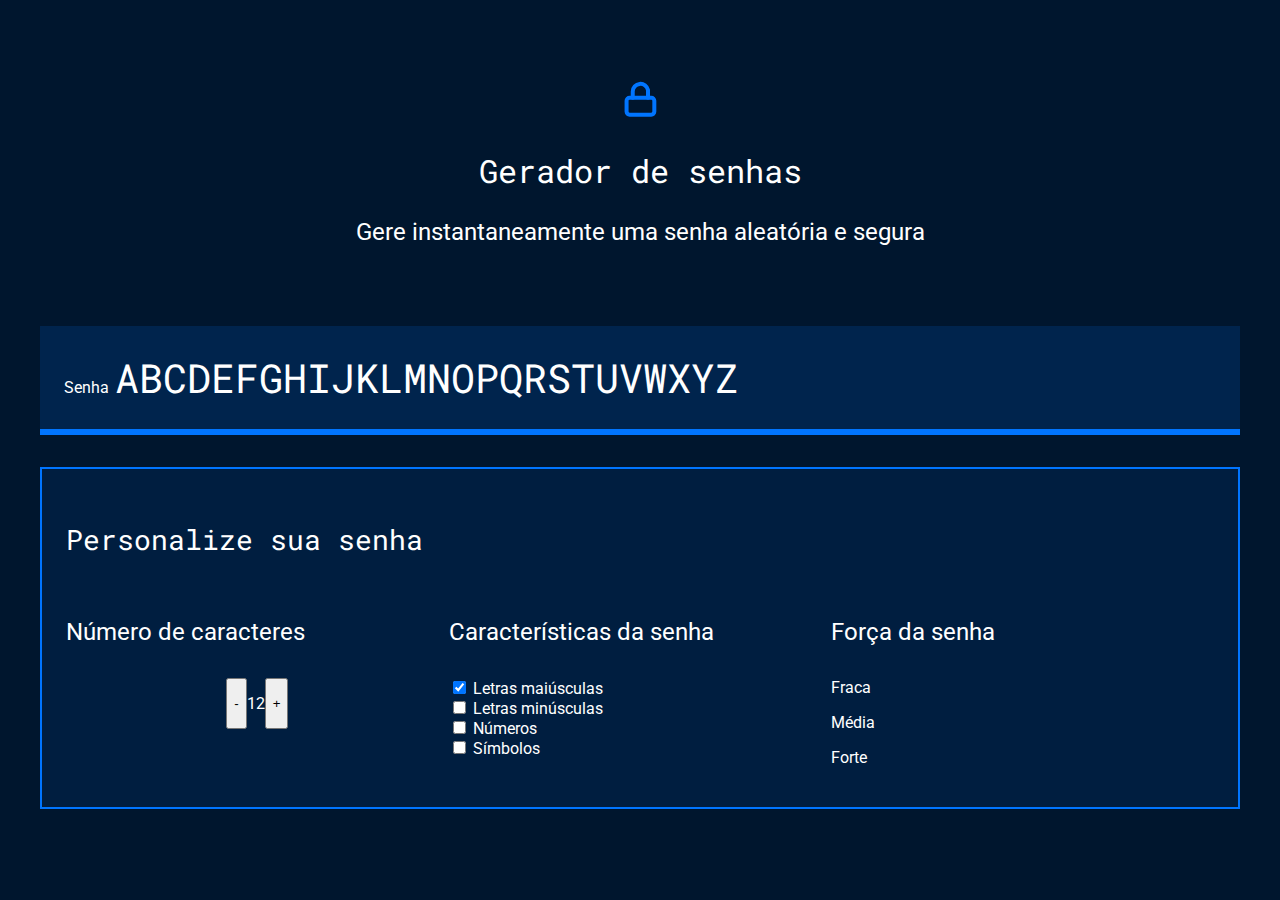
<file: index.html>
<!DOCTYPE html>
<html lang="pt-br">

<head>
    <meta charset="UTF-8">
    <meta name="viewport" content="width=device-width, initial-scale=1.0">
    <title>Gerador de senha</title>
    <link rel="stylesheet" href="style.css">
</head>

<body>
    <section class="conteudo">
        <div class="conteudo-titulo">
            <img src="unlock.svg" alt="cadeado fechado">
            <h2 class="titulo-principal">Gerador de senhas</h2>
            <h3 class="titulo-secundario">Gere instantaneamente uma senha aleatória e segura</h3>
        </div>
        <div class="conteudo-senha">
            <label for="senha">Senha</label>
            <input name="senha" type="text" id="campo-senha"  readonly> 
        </div>
        <div class="parametro">
            <h3 class="parametro-titulo">Personalize sua senha</h3>
            <div class="parametro-coluna__senha">
                <div class="parametro-senha">
                    <h4 class="parametro-senha__titulo">Número de caracteres</h4>
                    <div class="parametro-senha-botoes">
                        <button class="parametro-senha__botao">-</button>
                        <p class="parametro-senha__texto">12</p>
                        <button class="parametro-senha__botao">+</button>
                    </div>
                </div>
                <div class="parametro-senha">
                    <h4 class="parametro-senha__titulo">Características da senha</h4>
                     <div class="parametro-senha-checkbox">
                        <input name="maiusculo" type="checkbox" class="checkbox" checked>
                        <label for="maiusculo">Letras maiúsculas</label>
                    </div>
                    <div class="parametro-senha-checkbox">
                        <input name="minusculo" type="checkbox" class="checkbox">
                        <label for="minusculo">Letras minúsculas</label>
                    </div>
                    <div class="parametro-senha-checkbox">
                        <input name="numero" type="checkbox" class="checkbox">
                        <label for="numero">Números</label>
                    </div>
                    <div class="parametro-senha-checkbox">
                        <input name="simbolo" type="checkbox" class="checkbox">
                        <label for="simbolo">Símbolos</label>
                    </div>
                </div>
                <div class="parametro-senha">
                    <h4 class="parametro-senha__titulo">Força da senha</h4>
                    <div class="barra"></div>
                    <div class="forca fraca"></div>
                    <div class="parametro-senha-textos">
                        <p>Fraca</p>
                        <p>Média</p>
                        <p>Forte</p>
                </div>
                </div>
            </div>
        </div>
    </section>
    <script src="main.js"></script>
</body>

</html>
</file>
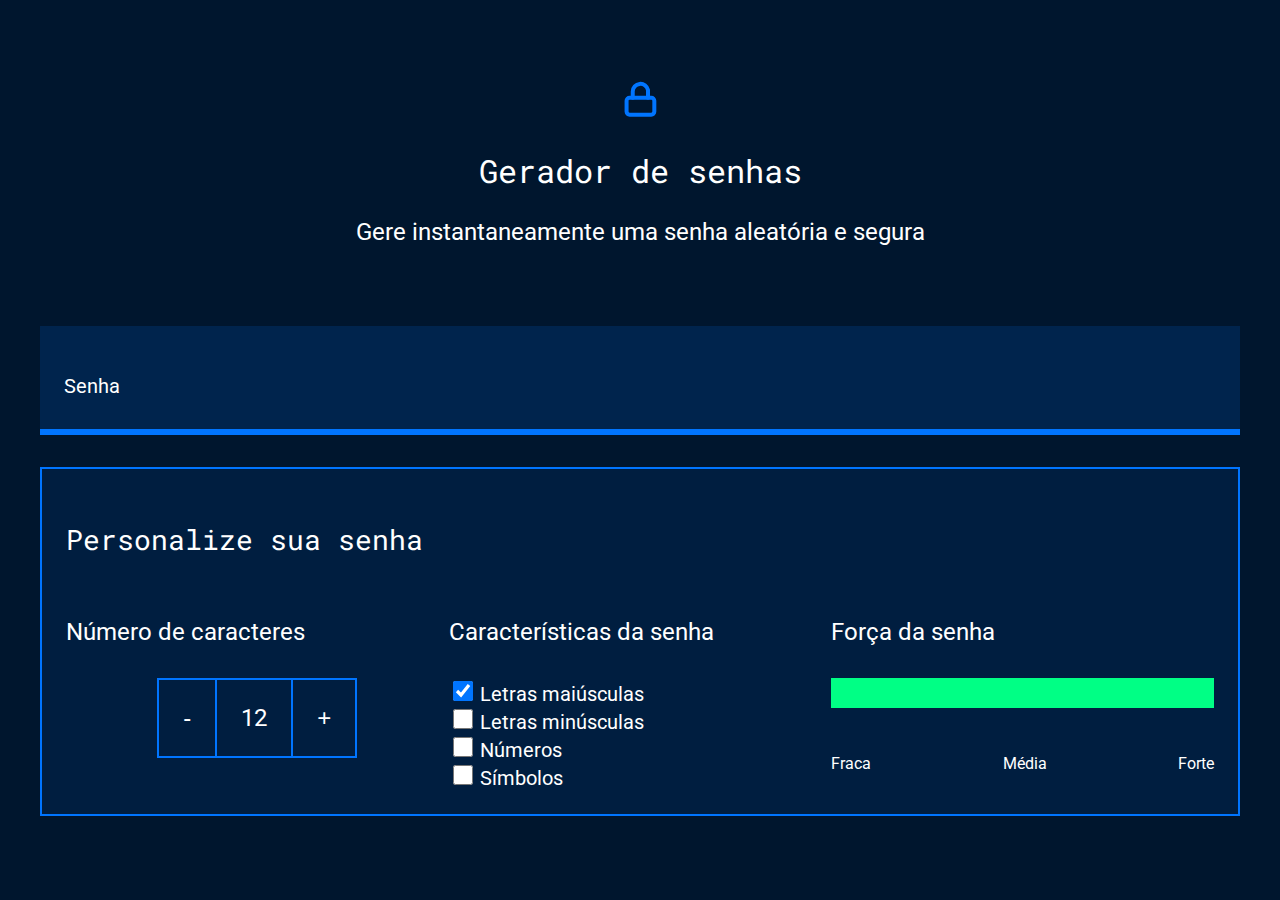
<file: js-senhas-seguras-seguras-main/index.html>
<!DOCTYPE html>
<html lang="pt-br">

<head>
    <meta charset="UTF-8">
    <meta name="viewport" content="width=device-width, initial-scale=1.0">
    <title>Gerador de senha</title>
    <link rel="stylesheet" href="style.css">
</head>

<body>
    <section class="conteudo">
        <div class="conteudo-titulo">
            <img src="unlock.svg" alt="cadeado fechado">
            <h2 class="titulo-principal">Gerador de senhas</h2>
            <h3 class="titulo-secundario">Gere instantaneamente uma senha aleatória e segura</h3>
        </div>
        <div class="conteudo-senha">
            <label for="senha">Senha</label>
            <input name="senha" type="text" id="campo-senha">
        </div>
        <div class="parametro">
            <h3 class="parametro-titulo">Personalize sua senha</h3>
            <div class="parametro-coluna__senha">
                <div class="parametro-senha">
                    <h4 class="parametro-senha__titulo">Número de caracteres</h4>
                    <div class="parametro-senha-botoes">
                        <button class="parametro-senha__botao">-</button>
                        <p class="parametro-senha__texto">12</p>
                        <button class="parametro-senha__botao">+</button>
                    </div>
                </div>
                <div class="parametro-senha">
                    <h4 class="parametro-senha__titulo">Características da senha</h4>
                     <div class="parametro-senha-checkbox">
                        <input name="maiusculo" type="checkbox" class="checkbox" checked>
                        <label for="maiusculo">Letras maiúsculas</label>
                    </div>
                    <div class="parametro-senha-checkbox">
                        <input name="minusculo" type="checkbox" class="checkbox">
                        <label for="minusculo">Letras minúsculas</label>
                    </div>
                    <div class="parametro-senha-checkbox">
                        <input name="numero" type="checkbox" class="checkbox">
                        <label for="numero">Números</label>
                    </div>
                    <div class="parametro-senha-checkbox">
                        <input name="simbolo" type="checkbox" class="checkbox">
                        <label for="simbolo">Símbolos</label>
                    </div>
                </div>
                <div class="parametro-senha">
                    <h4 class="parametro-senha__titulo">Força da senha</h4>
                        <div class="barra"></div>
                        <div class="forca forte"></div>
                        <div class="parametro-senha-textos">
                            <p>Fraca</p>
                            <p>Média</p>
                            <p>Forte</p>
                        </div>
                </div>
            </div>
        </div>
    </section>
</body>

</html>
</file>
<file: style.css>
@import url('https://fonts.googleapis.com/css2?family=Roboto&family=Roboto+Mono&display=swap');

:root {
    --branco: white;
    --cor-de-fundo: #00162E;
    --fundo-senha: #00244D;
    --fundo-texto: #001E40;
    --borda: #0075FF;
    --roboto: 'Roboto', sans-serif;
    --roboto-mono: 'Roboto Mono', monospace;
}

* {
    font-weight: 400;
}

body {
    color: var(--branco);
    background-color: var(--cor-de-fundo);
    font-family: var(--roboto);
}

.titulo-principal {
    font-family: var(--roboto-mono);
    font-size: 32px;
}

.titulo-secundario {
    font-size: 24px;
}

.conteudo-titulo {
    text-align: center;
    margin-top: 80px;
}

.conteudo-senha {
    margin-top: 80px;
    background: var(--fundo-senha);
    padding: 24px;
    border-bottom: 6px solid var(--borda);
}

#campo-senha {
    background-color: var(--fundo-senha);
    border: none;
    color: var(--branco);
    font-family: var(--roboto-mono);
    font-size: 40px;
    width: 70%;
}

#campo-senha:focus {
    outline: none;
}

.conteudo {
    max-width: 1200px;
    margin: 0 auto;
}

.parametro {
    background-color: var(--fundo-texto);
    border: 2px solid var(--borda);
    margin-top: 32px;
    padding: 24px;
}

.parametro-titulo {
    font-family: var(--roboto-mono);
    font-size: 28px;
}

.parametro-senha__titulo {
    font-size: 24px;
}

.parametro-coluna__senha {
    display: flex;
    flex-direction: column;
    justify-content: center;
}

.parametro-senha {
    width: 50%;
    margin: 0 auto;
}

.parametro-senha-botoes {
    display: flex;
    justify-content: center;
}

.parametro-senha__botao {
 
}
.parametro-senha__texto {
}

@media screen and (min-width: 768px) {
    .parametro-coluna__senha {
        flex-direction: row;
    }
}
</file>
<file: js-senhas-seguras-seguras-main/style.css>
@import url('https://fonts.googleapis.com/css2?family=Roboto&family=Roboto+Mono&display=swap');

:root {
    --branco: white;
    --cor-de-fundo: #00162E;
    --fundo-senha: #00244D;
    --fundo-texto: #001E40;
    --borda: #0075FF;
    --roboto: 'Roboto', sans-serif;
    --roboto-mono: 'Roboto Mono', monospace;
}

* {
    font-weight: 400;
}

body {
    color: var(--branco);
    background-color: var(--cor-de-fundo);
    font-family: var(--roboto);
}

.titulo-principal {
    font-family: var(--roboto-mono);
    font-size: 32px;
}

.titulo-secundario {
    font-size: 24px;
}

.conteudo-titulo {
    text-align: center;
    margin-top: 80px;
}

.conteudo-senha {
    margin-top: 80px;
    background: var(--fundo-senha);
    padding: 24px;
    border-bottom: 6px solid var(--borda);
}

#campo-senha {
    background-color: var(--fundo-senha);
    border: none;
    color: var(--branco);
    font-family: var(--roboto-mono);
    font-size: 40px;
    width: 70%;
}

#campo-senha:focus {
    outline: none;
}

.conteudo {
    max-width: 1200px;
    margin: 0 auto;
}

.parametro {
    background-color: var(--fundo-texto);
    border: 2px solid var(--borda);
    margin-top: 32px;
    padding: 24px;
}

.parametro-titulo {
    font-family: var(--roboto-mono);
    font-size: 28px;
}

.parametro-senha__titulo {
    font-size: 24px;
}

.parametro-coluna__senha {
    display: flex;
    flex-direction: column;
    justify-content: center;
}

.parametro-senha {
    width: 50%;
    margin: 0 auto;
}

.parametro-senha-botoes {
    display: flex;
    justify-content: center;
}

.parametro-senha__botao {
    background-color: var(--fundo-texto);
    color: var(--branco);
    border: 2px solid var(--borda);
    padding: 24px;
    font-size: 24px;
    cursor: pointer;
}
.parametro-senha__texto {
    padding: 24px;
    border-top: 2px solid var(--borda);
    border-bottom: 2px solid var(--borda);
    margin: 0;
    font-size: 24px;
}

label{
    font-size: 20px;
}
.checkbox {
    width: 20px;
    height: 20px;
    cursor: pointer;
}

.barra{
    background-color: var(--fundo-senha);
    height: 30px;
    width: 100%;
}

.forca{
    height: 30px;
    position: relative;
    bottom: 30px;
}

.fraca{
    width: 25%;
    background-color: #E71B32; 
}
.media{
    background-color: #FAF408;
    width: 50%;
}
.forte{
    background-color: #00FF85;
    width: 100%;
}

.parametro-senha-textos{
    display: flex;
    justify-content: space-between;
}

@media screen and (min-width: 768px) {
    .parametro-coluna__senha {
        flex-direction: row;
    }
}
</file>
